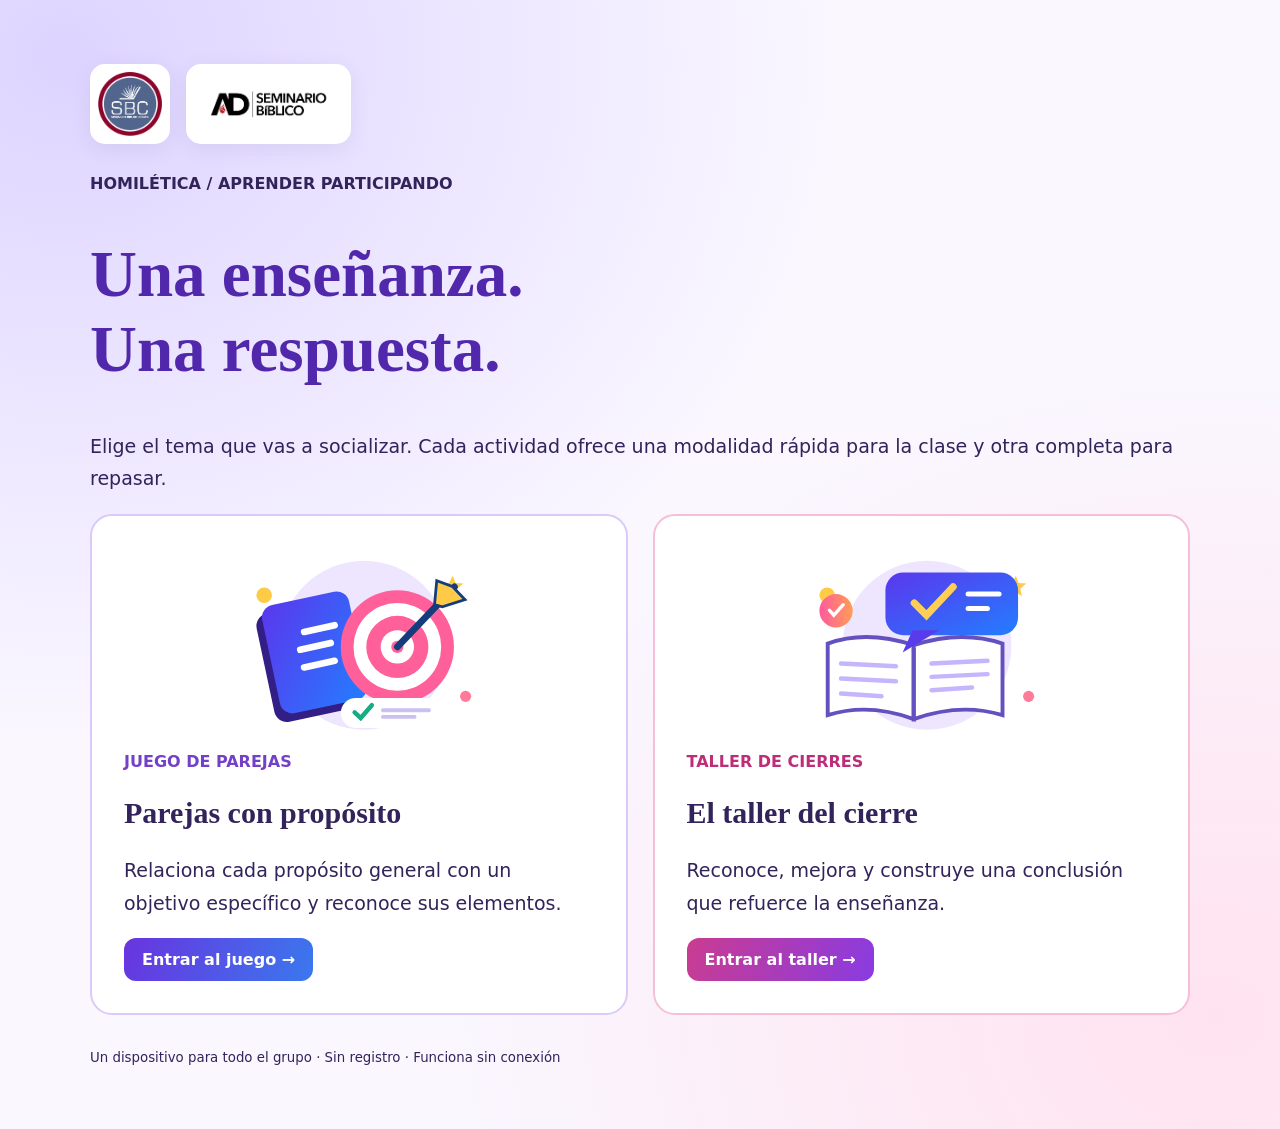
<file: index.html>
<!DOCTYPE html><html lang="es"><head><meta charset="utf-8"><meta name="viewport" content="width=device-width,initial-scale=1"><title>Actividades de Homilética</title><style>*{box-sizing:border-box}body{font-family:system-ui,sans-serif;background:#f5f2e9;color:#193c38;margin:0;padding:8vw}main{max-width:1000px;margin:auto}h1{font:700 clamp(35px,6vw,65px) Georgia,serif}p{font-size:19px;line-height:1.7}.grid{display:grid;grid-template-columns:repeat(auto-fit,minmax(260px,1fr));gap:25px}a{background:white;color:inherit;padding:32px;border:1px solid #d9e2dc;border-radius:22px;text-decoration:none;display:block}a:hover,a:focus-visible{outline:3px solid #117e70}h2{font:700 30px Georgia,serif}span{font-weight:800;color:#117e70}small{display:block;margin-top:35px}body{background:radial-gradient(at 5% 5%,#ddd4ff,transparent 45%),radial-gradient(at 95% 90%,#ffe2ef,transparent 45%),#faf7ff;color:#32235a;padding:5vw}main{max-width:1100px}.logos{display:flex;align-items:center;gap:16px;margin-bottom:30px}.logos img{background:white;border-radius:15px;padding:8px;object-fit:contain;box-shadow:0 5px 20px #543c8d18}.logo-sbc{width:80px;height:80px}.logo-ad{width:165px;height:80px}h1{color:#5128ac}a{border:2px solid #d9cafa;transition:transform .2s,box-shadow .2s}a:hover{transform:translateY(-6px);box-shadow:0 20px 40px #7040c31c}a:nth-child(2){border-color:#f6bfd8}a span{color:#7340c8}a:nth-child(2) span{color:#bd2d78}.activity-art{width:100%;height:200px;object-fit:contain}a>b{display:inline-block;color:white;background:linear-gradient(110deg,#6934df,#3a78ee);padding:12px 18px;border-radius:12px}a:nth-child(2)>b{background:linear-gradient(110deg,#ca3c90,#893be2)}@media(prefers-reduced-motion:reduce){*{transition:none!important}a:hover{transform:none}}</style></head><body><main><div class="logos"><img class="logo-sbc" src="assets/logo-sbc.png" alt="Seminario Bíblico Cúcuta"><img class="logo-ad" src="assets/logo-ad.png" alt="Seminario Bíblico de Asambleas de Dios"></div><b>HOMILÉTICA / APRENDER PARTICIPANDO</b><h1>Una enseñanza.<br>Una respuesta.</h1><p>Elige el tema que vas a socializar. Cada actividad ofrece una modalidad rápida para la clase y otra completa para repasar.</p><div class="grid"><a href="propositos/index.html"><img class="activity-art" src="assets/propositos.svg" alt="Tarjetas y un objetivo"><span>JUEGO DE PAREJAS</span><h2>Parejas con propósito</h2><p>Relaciona cada propósito general con un objetivo específico y reconoce sus elementos.</p><b>Entrar al juego →</b></a><a href="conclusiones/index.html"><img class="activity-art" src="assets/conclusiones.svg" alt="Libro y mensaje de aprendizaje"><span>TALLER DE CIERRES</span><h2>El taller del cierre</h2><p>Reconoce, mejora y construye una conclusión que refuerce la enseñanza.</p><b>Entrar al taller →</b></a></div><small>Un dispositivo para todo el grupo · Sin registro · Funciona sin conexión</small></main></body></html>
</file>
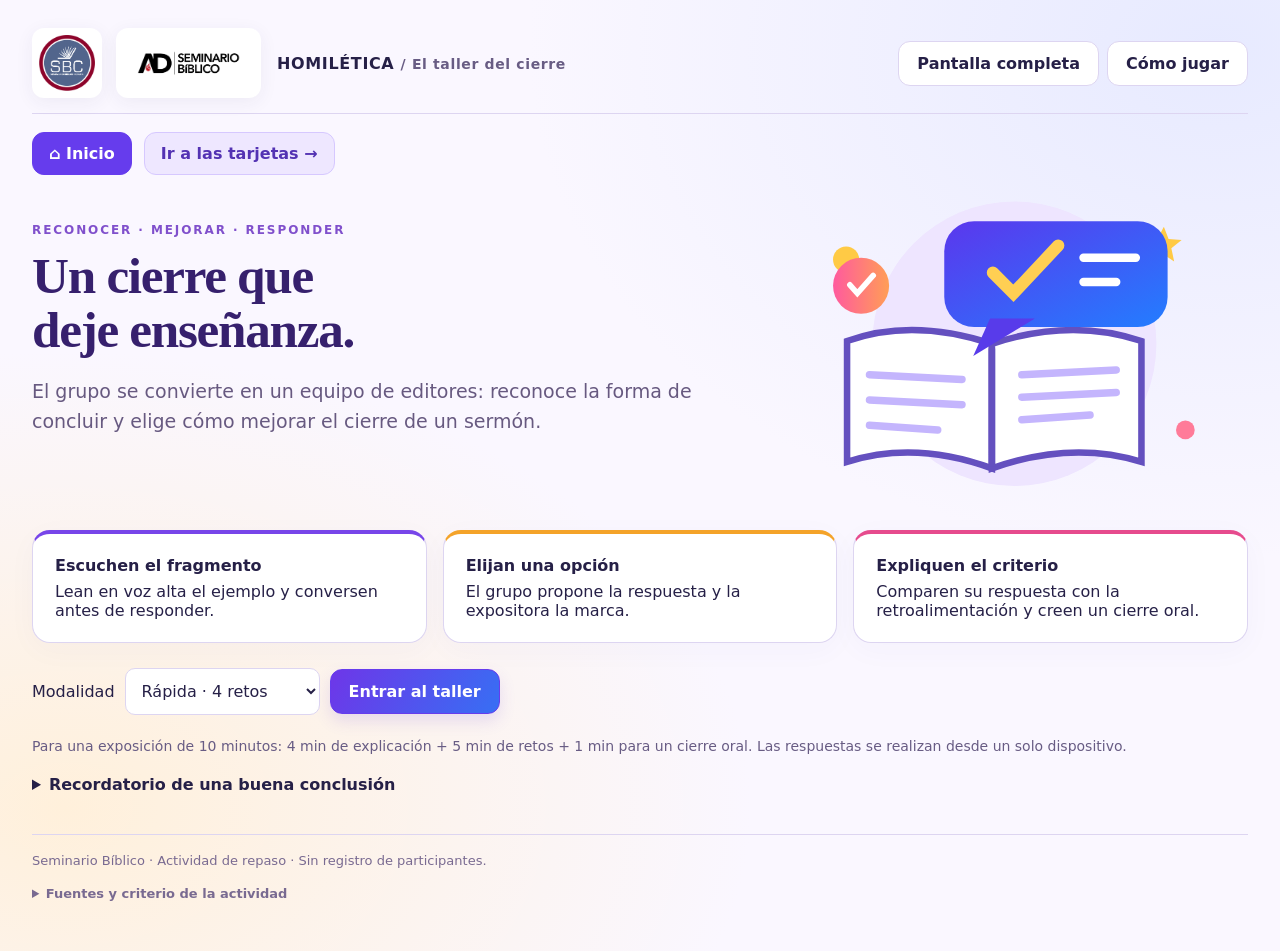
<file: conclusiones/index.html>
<!DOCTYPE html>
<html lang="es"><head><meta charset="utf-8"><meta name="viewport" content="width=device-width,initial-scale=1"><meta name="theme-color" content="#184940"><title>El taller del cierre</title><link rel="stylesheet" href="styles.css"></head><body><main><header class="topbar"><div class="logos"><img class="logo-sbc" src="assets/logo-sbc.png" alt="Seminario Bíblico Cúcuta"><img class="logo-ad" src="assets/logo-ad.png" alt="Seminario Bíblico de Asambleas de Dios"></div><div class="brand">HOMILÉTICA <span class="small">/ El taller del cierre</span></div><div class="toolbar"><button id="fullscreen">Pantalla completa</button><button id="help">Cómo jugar</button></div></header><nav class="game-nav" aria-label="Navegación entre actividades"><a class="home-link" href="../index.html">⌂ Inicio</a><a href="../propositos/index.html">Ir a las tarjetas →</a></nav><section id="intro"><div class="hero"><img class="hero-art" src="assets/actividad.svg" alt="Libro abierto y un mensaje con señal de acierto"><div class="eyebrow">Reconocer · mejorar · responder</div><h1>Un cierre que<br>deje enseñanza.</h1><p class="lead">El grupo se convierte en un equipo de editores: reconoce la forma de concluir y elige cómo mejorar el cierre de un sermón.</p></div><div class="steps"><div class="step"><b>Escuchen el fragmento</b>Lean en voz alta el ejemplo y conversen antes de responder.</div><div class="step"><b>Elijan una opción</b>El grupo propone la respuesta y la expositora la marca.</div><div class="step"><b>Expliquen el criterio</b>Comparen su respuesta con la retroalimentación y creen un cierre oral.</div></div><div class="controls"><label for="mode">Modalidad</label><select id="mode"><option value="quick">Rápida · 4 retos</option><option value="full">Completa · 6 retos</option></select><button class="primary" id="start">Entrar al taller</button></div><p class="small">Para una exposición de 10 minutos: 4 min de explicación + 5 min de retos + 1 min para un cierre oral. Las respuestas se realizan desde un solo dispositivo.</p><details><summary>Recordatorio de una buena conclusión</summary><p>Es el broche final del sermón. Remarca las verdades esenciales y apela a una respuesta. Puede recapitular, aplicar o ilustrar. Debe ser breve, solemne y natural, sin anunciar que el sermón va a terminar.</p></details></section><section id="game" hidden><div class="game-heading"><img src="assets/actividad.svg" alt="" aria-hidden="true"><p>¡Conviertan una buena enseñanza en un gran cierre!</p></div><div class="stats"><div class="stat"><strong id="round">1 / 4</strong><span>Reto</span></div><div class="stat"><strong id="points">0</strong><span>Aciertos al primer intento</span></div><div class="stat"><strong class="timer" id="clock">5:00</strong><span>Tiempo sugerido</span></div><div class="toolbar"><button id="pause">Pausar</button><button id="restart">Reiniciar</button></div></div><div class="progress"><div id="bar"></div></div><div class="question"><div class="eyebrow" id="kind"></div><blockquote id="prompt"></blockquote><div class="options" id="options"></div><div class="feedback" id="feedback" role="status" hidden></div><button class="primary" id="next" hidden>Siguiente reto</button><p class="small" id="pauseMessage" hidden>Actividad en pausa. Pulsa Continuar para responder.</p></div></section><section id="result" class="result" hidden><div class="eyebrow">Taller completado</div><h1>Ahora, pongan voz al cierre.</h1><div class="score" id="score"></div><p id="resultText" class="lead"></p><div class="panel"><h2>Reto oral · 30 segundos</h2><p>Construyan un cierre breve sobre Romanos 5:1-5. Elijan una forma: recapitulación, aplicación o ilustración. Destaquen la paz o la esperanza en Cristo e inviten a una respuesta.</p><p class="small">Revisen juntos: ¿fue breve, solemne, natural y coherente con la enseñanza? La valoración de este cierre la hace el grupo, no una calificación automática.</p></div><h2>Lo que practicamos</h2><div class="review" id="review"></div><div class="controls"><a class="home-link" href="../index.html">Volver al inicio</a><button class="primary" id="again">Volver al inicio</button></div></section><footer class="footer">Seminario Bíblico · Actividad de repaso · Sin registro de participantes.<details><summary>Fuentes y criterio de la actividad</summary><p>Basado en la Guía didáctica Unidad 1 de Homilética del Seminario Bíblico de Cúcuta y en la exposición suministrada. Los ejemplos adaptados son ejercicios didácticos, no citas bíblicas textuales. Las categorías se aplican al objetivo principal de cada mensaje.</p></details></footer></main><dialog class="modal" id="helpDialog"><h2>Cómo participar</h2><div id="helpText"></div><button class="primary" id="closeHelp">Entendido</button></dialog><script src="app.js"></script></body></html>
</file>
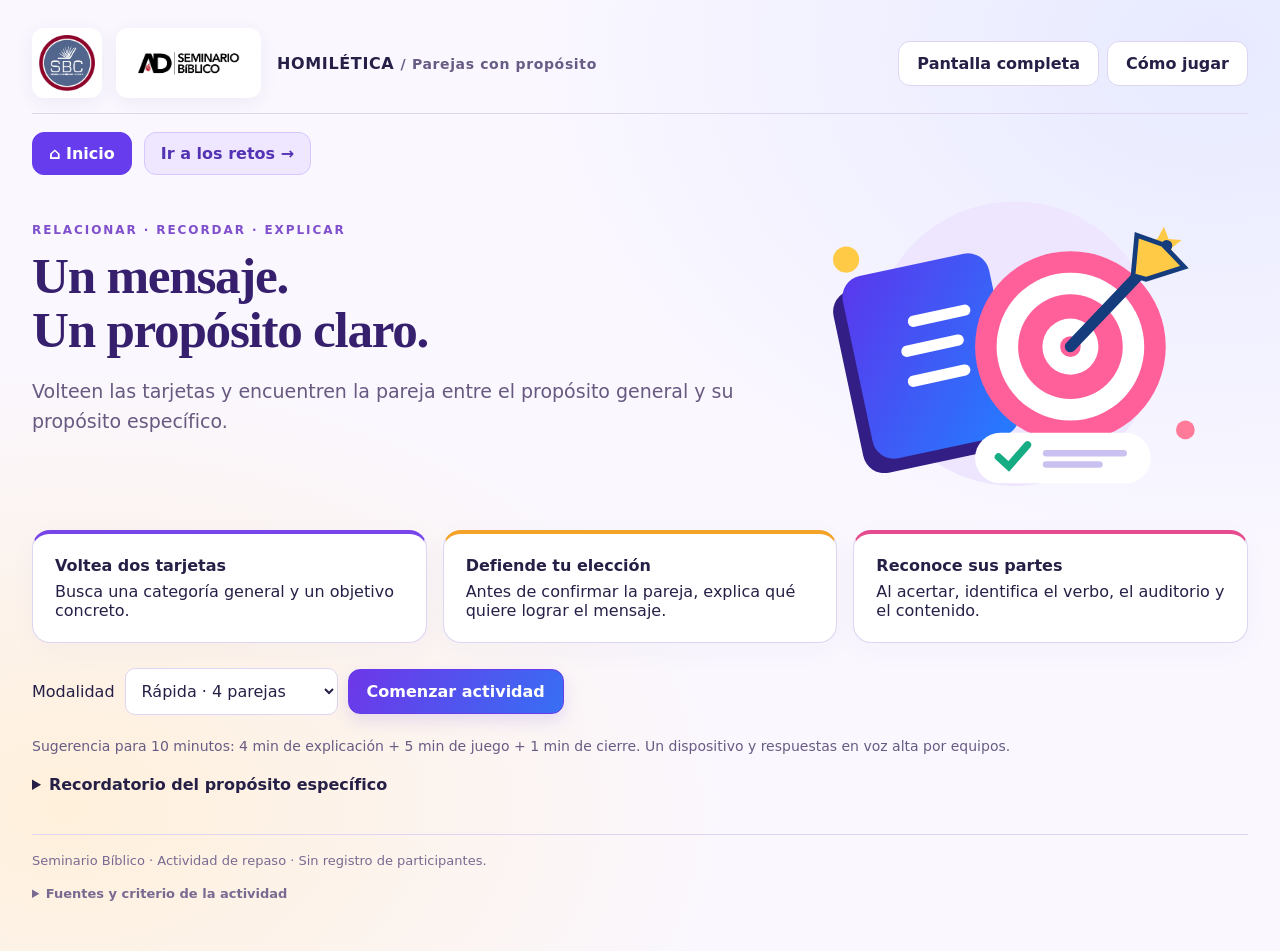
<file: propositos/index.html>
<!DOCTYPE html>
<html lang="es"><head><meta charset="utf-8"><meta name="viewport" content="width=device-width,initial-scale=1"><meta name="theme-color" content="#184940"><title>Parejas con propósito</title><link rel="stylesheet" href="styles.css"></head><body><main><header class="topbar"><div class="logos"><img class="logo-sbc" src="assets/logo-sbc.png" alt="Seminario Bíblico Cúcuta"><img class="logo-ad" src="assets/logo-ad.png" alt="Seminario Bíblico de Asambleas de Dios"></div><div class="brand">HOMILÉTICA <span class="small">/ Parejas con propósito</span></div><div class="toolbar"><button id="fullscreen">Pantalla completa</button><button id="help">Cómo jugar</button></div></header><nav class="game-nav" aria-label="Navegación entre actividades"><a class="home-link" href="../index.html">⌂ Inicio</a><a href="../conclusiones/index.html">Ir a los retos →</a></nav><section id="intro"><div class="hero"><img class="hero-art" src="assets/actividad.svg" alt="Tarjetas y una flecha que alcanza el objetivo"><div class="eyebrow">Relacionar · recordar · explicar</div><h1>Un mensaje.<br>Un propósito claro.</h1><p class="lead">Volteen las tarjetas y encuentren la pareja entre el propósito general y su propósito específico.</p></div><div class="steps"><div class="step"><b>Voltea dos tarjetas</b>Busca una categoría general y un objetivo concreto.</div><div class="step"><b>Defiende tu elección</b>Antes de confirmar la pareja, explica qué quiere lograr el mensaje.</div><div class="step"><b>Reconoce sus partes</b>Al acertar, identifica el verbo, el auditorio y el contenido.</div></div><div class="controls"><label for="mode">Modalidad</label><select id="mode"><option value="quick">Rápida · 4 parejas</option><option value="full">Completa · 6 parejas</option></select><button class="primary" id="start">Comenzar actividad</button></div><p class="small">Sugerencia para 10 minutos: 4 min de explicación + 5 min de juego + 1 min de cierre. Un dispositivo y respuestas en voz alta por equipos.</p><details><summary>Recordatorio del propósito específico</summary><p>Objetivo concreto que se quiere lograr en los oyentes. Se redacta con verbo en infinitivo + auditorio + contenido. Debe ser vital, pertinente, tener unidad y claridad.</p></details></section><section id="game" hidden><div class="game-heading"><img src="assets/actividad.svg" alt="" aria-hidden="true"><p>¡Descubran la pareja y expliquen su propósito!</p></div><div class="stats"><div class="stat"><strong id="found">0 / 4</strong><span>Parejas</span></div><div class="stat"><strong id="attempts">0</strong><span>Intentos</span></div><div class="stat"><strong class="timer" id="clock">5:00</strong><span>Tiempo sugerido</span></div><div class="toolbar"><button id="pause">Pausar</button><button id="restart">Reiniciar</button></div></div><div class="progress"><div id="bar" style="width:0%"></div></div><div id="board" class="grid" aria-label="Tarjetas del juego"></div><p class="notice" id="status" role="status">Elige dos tarjetas.</p><button id="finish">Cerrar y repasar</button></section><section id="result" class="result" hidden><div class="eyebrow">Lo que aprendimos</div><h1>Cada objetivo tiene una dirección.</h1><p id="resultText" class="lead"></p><p>Pregunta al grupo: ¿cuál es el verbo, quién es el auditorio y qué se quiere lograr?</p><div class="review" id="review"></div><div class="controls"><a class="home-link" href="../index.html">Volver al inicio</a><button class="primary" id="again">Volver a jugar</button></div></section><dialog class="modal" id="pairDialog"><div class="eyebrow" id="pairBadge"></div><h2 id="pairTitle"></h2><p id="pairWhy"></p><div id="pairParts"></div><p class="small" id="pairSource"></p><button class="primary" id="continue">Continuar</button></dialog><footer class="footer">Seminario Bíblico · Actividad de repaso · Sin registro de participantes.<details><summary>Fuentes y criterio de la actividad</summary><p>Basado en la Guía didáctica Unidad 1 de Homilética del Seminario Bíblico de Cúcuta y en la exposición suministrada. Los ejemplos adaptados son ejercicios didácticos, no citas bíblicas textuales. Las categorías se aplican al objetivo principal de cada mensaje.</p></details></footer></main><dialog class="modal" id="helpDialog"><h2>Cómo participar</h2><div id="helpText"></div><button class="primary" id="closeHelp">Entendido</button></dialog><script src="app.js"></script></body></html>
</file>
<file: conclusiones/styles.css>
*{box-sizing:border-box} :root{--ink:#193c38;--accent:#117e70;--paper:#f5f2e9;--line:#d9e2dc;--muted:#58716c}body{margin:0;background:var(--paper);color:var(--ink);font-family:system-ui,-apple-system,sans-serif}button,select{font:inherit}button{cursor:pointer;border:1px solid var(--line);border-radius:12px;padding:12px 18px;background:white;color:var(--ink);font-weight:650}button:hover{border-color:var(--accent);background:#eaf4ee}button:focus-visible,select:focus-visible{outline:3px solid #cf8d29;outline-offset:4px}button:disabled{cursor:default;opacity:.7}.primary{background:var(--accent);color:white;border-color:var(--accent)}.primary:hover{background:#096456;color:white}main{max-width:1200px;margin:auto;padding:28px 32px 50px}.topbar{display:flex;justify-content:space-between;align-items:center;gap:18px;border-bottom:1px solid var(--line);padding-bottom:15px}.brand{font-weight:800;letter-spacing:.04em}.eyebrow{text-transform:uppercase;letter-spacing:.16em;font-size:12px;font-weight:800;color:var(--muted)}h1{font:700 clamp(32px,4vw,54px)/1.05 Georgia,serif;letter-spacing:-.025em;margin:12px 0 16px}h2{font:700 28px/1.2 Georgia,serif}h3{margin:8px 0}p{line-height:1.6}.hero{max-width:800px;padding:48px 0 22px}.lead{font-size:19px;color:var(--muted)}.controls{display:flex;gap:10px;align-items:center;flex-wrap:wrap;margin:20px 0}select{padding:12px;border:1px solid var(--line);border-radius:10px;background:white;color:var(--ink)}.steps{display:grid;grid-template-columns:repeat(3,1fr);gap:16px;margin:25px 0}.step,.panel{border:1px solid var(--line);border-radius:18px;padding:22px;background:#fff}.step b{display:block;margin-bottom:7px}.small{font-size:14px;color:var(--muted)}.stats{display:flex;gap:25px;align-items:center;flex-wrap:wrap;padding:18px 0}.stat strong{display:block;font-size:25px}.stat span{font-size:12px;letter-spacing:.06em;text-transform:uppercase}.progress{height:6px;background:#d9e2dc;border-radius:4px;margin:8px 0 25px;overflow:hidden}.progress div{height:100%;background:var(--accent);transition:width .3s}.grid{display:grid;grid-template-columns:repeat(4,1fr);gap:14px}.card{min-height:210px;position:relative;padding:0;perspective:800px;background:transparent;border:0;border-radius:17px}.card:hover{background:transparent}.inner{position:relative;display:block;min-height:210px;height:100%;transform-style:preserve-3d;transition:transform .4s}.face{position:absolute;inset:0;backface-visibility:hidden;display:flex;flex-direction:column;justify-content:center;align-items:center;padding:18px;border-radius:17px;border:1px solid var(--line);text-align:center}.back{background:#184940;color:white}.back .number{font:700 35px Georgia,serif;margin-bottom:8px}.back small{font-size:12px;opacity:.8}.front{background:white;transform:rotateY(180deg);font-size:17px;line-height:1.35}.front small{font-size:11px;text-transform:uppercase;color:var(--muted);margin-bottom:10px}.card.flipped .inner,.card.matched .inner{transform:rotateY(180deg)}.card.matched .front{background:#dff0df;border:2px solid #4d8d60}.card:disabled{opacity:1}.notice{padding:12px 0;color:var(--muted);min-height:40px}.badge{font-size:12px;text-transform:uppercase;font-weight:800;letter-spacing:.09em}.options{display:grid;gap:12px;margin:25px 0}.option{text-align:left;font-size:18px;font-weight:500;padding:20px;line-height:1.5}.option.correct{background:#deefde;border:2px solid #428250}.option.wrong{background:#ffeded;border:2px solid #b85b5b}.feedback{border-left:4px solid var(--accent);padding:10px 18px;margin:18px 0;line-height:1.6;background:#edf5ef}.question{max-width:920px;margin:auto}.question blockquote{font-size:clamp(21px,2.5vw,29px);line-height:1.5;margin:20px 0 25px;font-family:Georgia,serif}.result{padding:35px 0}.result .score{font:700 58px Georgia,serif}.review{display:grid;gap:14px}.review article{background:white;padding:20px;border-radius:15px;border:1px solid var(--line)}.review p{margin:7px 0}.part{display:inline-block;margin:4px 8px 4px 0;padding:6px 10px;background:#edf2ee;border-radius:8px;font-size:14px}.modal{border:0;border-radius:22px;max-width:650px;width:calc(100% - 30px);padding:30px;color:var(--ink);box-shadow:0 25px 100px #0004}.modal::backdrop{background:#0a2520bb}.modal h2{margin-top:8px}.modal p{font-size:17px}.footer{margin-top:40px;border-top:1px solid var(--line);padding-top:18px;font-size:13px;color:var(--muted)}details{margin-top:18px}summary{cursor:pointer;font-weight:700}.hidden,[hidden]{display:none!important}.toolbar{display:flex;gap:8px;flex-wrap:wrap}.timer{font-variant-numeric:tabular-nums}.timer.expired{color:#aa3d35}@media(min-width:1500px){main{max-width:1450px}.card,.inner{min-height:250px}.front{font-size:22px}.option{font-size:23px}}@media(max-width:700px){main{padding:18px 16px}.hero{padding-top:30px}.steps{grid-template-columns:1fr}.grid{grid-template-columns:repeat(2,1fr);gap:10px}.card,.inner{min-height:230px}.front{font-size:15px;padding:12px}.stats{gap:18px}.topbar{align-items:start}h1{font-size:36px}.toolbar button{font-size:13px;padding:9px}.modal{padding:22px}}@media(prefers-reduced-motion:reduce){*{transition:none!important;scroll-behavior:auto!important}}@media print{button,.controls,.toolbar,.grid,dialog{display:none}body{background:white}main{max-width:none}.review article{break-inside:avoid}}
/* Identidad visual y movimiento */
:root{--ink:#262047;--accent:#663ced;--paper:#faf7ff;--line:#ddd5f1;--muted:#685c84}body{background:radial-gradient(ellipse at 95% 5%,#e7eaff 0,transparent 40%),radial-gradient(ellipse at 5% 85%,#fff0db 0,transparent 40%),#faf7ff}main{max-width:1320px}.topbar{flex-wrap:wrap;gap:16px}.logos{display:flex;align-items:center;gap:14px}.logos img{object-fit:contain;background:white;border-radius:12px;box-shadow:0 4px 18px #342c6610;padding:7px}.logo-sbc{height:70px;width:70px}.logo-ad{height:70px;width:145px}.brand{flex:1}.hero{max-width:none;min-height:330px;position:relative;padding-right:42%;overflow:visible}.hero-art{position:absolute;width:40%;max-height:340px;right:0;top:5px;animation:float 5s ease-in-out infinite}.hero h1{color:#36206d}.eyebrow{color:#8050cc}.lead{color:#675980}.primary{background:linear-gradient(120deg,#6e36e8,#376ff4);color:white;box-shadow:0 7px 16px #6744dc25}.primary:hover{background:#5229c2}.game-nav{display:flex;gap:12px;flex-wrap:wrap;margin-top:18px}.game-nav a,.home-link{display:inline-flex;align-items:center;text-decoration:none;font-weight:750;color:#5332b3;border-radius:12px;padding:11px 16px;background:#eee7ff;border:1px solid #d6c8ff}.game-nav a:first-child{background:#663ced;color:white;border-color:#663ced}.game-nav a:hover,.home-link:hover{background:#dacaff;color:#341d72}.game-nav a:focus-visible,.home-link:focus-visible{outline:3px solid #ffb825;outline-offset:4px}.step{position:relative;border-top:4px solid #7745e9;box-shadow:0 7px 30px #4f319508;animation:appear .45s ease both}.step:nth-child(2){border-top-color:#f4a329;animation-delay:.1s}.step:nth-child(3){border-top-color:#e64b8d;animation-delay:.2s}.game-heading{display:flex;align-items:center;gap:12px;margin-top:16px;background:#f0eaff;border-radius:16px;padding:0 15px}.game-heading img{width:95px;height:65px;object-fit:contain}.game-heading p{font-size:18px;font-weight:750}.back{background:linear-gradient(140deg,#6937df,#3b70f6);border:1px solid #ffffffaa;box-shadow:0 7px 15px #5b41d51c}.back:after{content:'✦';position:absolute;right:14px;top:9px;color:#ffcf53;font-size:27px}.card:nth-child(3n+2) .back{background:linear-gradient(140deg,#e64d97,#ad43d6)}.card:nth-child(3n) .back{background:linear-gradient(140deg,#007fbb,#0aa7a1)}.back .number{background:#ffffff20;border:1px solid #ffffff55;border-radius:50%;width:64px;height:64px;display:flex;align-items:center;justify-content:center}.front{border:2px solid #ad91f2;box-shadow:0 5px 20px #4f319510}.card.matched .front{background:#e5faef;border-color:#17a677}.card.matched .front:after{content:'✓';position:absolute;right:9px;top:6px;color:#128c61}.stat strong{color:#6536d4}.progress div{background:linear-gradient(90deg,#6c39e7,#e9479c,#ffb52e)}.option:hover{background:#eee7ff;border-color:#8c60e6}.feedback{border-color:#7843e8;background:#eee9ff}.modal{border:2px solid #ccb6ff}.modal h2{color:#6534ca}.celebration{position:fixed;inset:0;pointer-events:none;z-index:9999;overflow:hidden}.celebration i{position:absolute;top:-20px;width:10px;height:18px;background:var(--confetti);left:var(--left);animation:confetti 1.5s ease-in forwards;animation-delay:var(--delay);border-radius:3px}.modal[open]{animation:appear .25s ease}.review article{border-left:5px solid #8750e6}.result .score{color:#6738dd}.footer{color:#796a91}@keyframes float{0%,100%{transform:translateY(0) rotate(-2deg)}50%{transform:translateY(-12px) rotate(1deg)}}@keyframes appear{from{opacity:0;transform:translateY(12px)}to{opacity:1;transform:translateY(0)}}@keyframes confetti{to{transform:translateY(105vh) rotate(600deg);opacity:0}}@media(max-width:700px){.logos{gap:8px}.logo-sbc{height:50px;width:50px}.logo-ad{height:50px;width:104px}.topbar .brand{font-size:13px}.topbar .toolbar{width:100%}.hero{padding-right:0;padding-top:190px}.hero-art{width:250px;height:190px;top:0;left:50%;transform:translateX(-50%);animation:none}.game-heading img{width:70px}.game-heading p{font-size:15px}.game-nav a{font-size:14px;padding:10px}.stats{gap:17px}.card,.inner{min-height:230px}}@media(prefers-reduced-motion:reduce){*,*:before,*:after{animation:none!important;transition:none!important}.celebration{display:none}}@media print{.game-nav,.hero-art,.game-heading{display:none}.logos img{box-shadow:none}}
</file>
<file: propositos/styles.css>
*{box-sizing:border-box} :root{--ink:#193c38;--accent:#117e70;--paper:#f5f2e9;--line:#d9e2dc;--muted:#58716c}body{margin:0;background:var(--paper);color:var(--ink);font-family:system-ui,-apple-system,sans-serif}button,select{font:inherit}button{cursor:pointer;border:1px solid var(--line);border-radius:12px;padding:12px 18px;background:white;color:var(--ink);font-weight:650}button:hover{border-color:var(--accent);background:#eaf4ee}button:focus-visible,select:focus-visible{outline:3px solid #cf8d29;outline-offset:4px}button:disabled{cursor:default;opacity:.7}.primary{background:var(--accent);color:white;border-color:var(--accent)}.primary:hover{background:#096456;color:white}main{max-width:1200px;margin:auto;padding:28px 32px 50px}.topbar{display:flex;justify-content:space-between;align-items:center;gap:18px;border-bottom:1px solid var(--line);padding-bottom:15px}.brand{font-weight:800;letter-spacing:.04em}.eyebrow{text-transform:uppercase;letter-spacing:.16em;font-size:12px;font-weight:800;color:var(--muted)}h1{font:700 clamp(32px,4vw,54px)/1.05 Georgia,serif;letter-spacing:-.025em;margin:12px 0 16px}h2{font:700 28px/1.2 Georgia,serif}h3{margin:8px 0}p{line-height:1.6}.hero{max-width:800px;padding:48px 0 22px}.lead{font-size:19px;color:var(--muted)}.controls{display:flex;gap:10px;align-items:center;flex-wrap:wrap;margin:20px 0}select{padding:12px;border:1px solid var(--line);border-radius:10px;background:white;color:var(--ink)}.steps{display:grid;grid-template-columns:repeat(3,1fr);gap:16px;margin:25px 0}.step,.panel{border:1px solid var(--line);border-radius:18px;padding:22px;background:#fff}.step b{display:block;margin-bottom:7px}.small{font-size:14px;color:var(--muted)}.stats{display:flex;gap:25px;align-items:center;flex-wrap:wrap;padding:18px 0}.stat strong{display:block;font-size:25px}.stat span{font-size:12px;letter-spacing:.06em;text-transform:uppercase}.progress{height:6px;background:#d9e2dc;border-radius:4px;margin:8px 0 25px;overflow:hidden}.progress div{height:100%;background:var(--accent);transition:width .3s}.grid{display:grid;grid-template-columns:repeat(4,1fr);gap:14px}.card{min-height:210px;position:relative;padding:0;perspective:800px;background:transparent;border:0;border-radius:17px}.card:hover{background:transparent}.inner{position:relative;display:block;min-height:210px;height:100%;transform-style:preserve-3d;transition:transform .4s}.face{position:absolute;inset:0;backface-visibility:hidden;display:flex;flex-direction:column;justify-content:center;align-items:center;padding:18px;border-radius:17px;border:1px solid var(--line);text-align:center}.back{background:#184940;color:white}.back .number{font:700 35px Georgia,serif;margin-bottom:8px}.back small{font-size:12px;opacity:.8}.front{background:white;transform:rotateY(180deg);font-size:17px;line-height:1.35}.front small{font-size:11px;text-transform:uppercase;color:var(--muted);margin-bottom:10px}.card.flipped .inner,.card.matched .inner{transform:rotateY(180deg)}.card.matched .front{background:#dff0df;border:2px solid #4d8d60}.card:disabled{opacity:1}.notice{padding:12px 0;color:var(--muted);min-height:40px}.badge{font-size:12px;text-transform:uppercase;font-weight:800;letter-spacing:.09em}.options{display:grid;gap:12px;margin:25px 0}.option{text-align:left;font-size:18px;font-weight:500;padding:20px;line-height:1.5}.option.correct{background:#deefde;border:2px solid #428250}.option.wrong{background:#ffeded;border:2px solid #b85b5b}.feedback{border-left:4px solid var(--accent);padding:10px 18px;margin:18px 0;line-height:1.6;background:#edf5ef}.question{max-width:920px;margin:auto}.question blockquote{font-size:clamp(21px,2.5vw,29px);line-height:1.5;margin:20px 0 25px;font-family:Georgia,serif}.result{padding:35px 0}.result .score{font:700 58px Georgia,serif}.review{display:grid;gap:14px}.review article{background:white;padding:20px;border-radius:15px;border:1px solid var(--line)}.review p{margin:7px 0}.part{display:inline-block;margin:4px 8px 4px 0;padding:6px 10px;background:#edf2ee;border-radius:8px;font-size:14px}.modal{border:0;border-radius:22px;max-width:650px;width:calc(100% - 30px);padding:30px;color:var(--ink);box-shadow:0 25px 100px #0004}.modal::backdrop{background:#0a2520bb}.modal h2{margin-top:8px}.modal p{font-size:17px}.footer{margin-top:40px;border-top:1px solid var(--line);padding-top:18px;font-size:13px;color:var(--muted)}details{margin-top:18px}summary{cursor:pointer;font-weight:700}.hidden,[hidden]{display:none!important}.toolbar{display:flex;gap:8px;flex-wrap:wrap}.timer{font-variant-numeric:tabular-nums}.timer.expired{color:#aa3d35}@media(min-width:1500px){main{max-width:1450px}.card,.inner{min-height:250px}.front{font-size:22px}.option{font-size:23px}}@media(max-width:700px){main{padding:18px 16px}.hero{padding-top:30px}.steps{grid-template-columns:1fr}.grid{grid-template-columns:repeat(2,1fr);gap:10px}.card,.inner{min-height:230px}.front{font-size:15px;padding:12px}.stats{gap:18px}.topbar{align-items:start}h1{font-size:36px}.toolbar button{font-size:13px;padding:9px}.modal{padding:22px}}@media(prefers-reduced-motion:reduce){*{transition:none!important;scroll-behavior:auto!important}}@media print{button,.controls,.toolbar,.grid,dialog{display:none}body{background:white}main{max-width:none}.review article{break-inside:avoid}}
/* Identidad visual y movimiento */
:root{--ink:#262047;--accent:#663ced;--paper:#faf7ff;--line:#ddd5f1;--muted:#685c84}body{background:radial-gradient(ellipse at 95% 5%,#e7eaff 0,transparent 40%),radial-gradient(ellipse at 5% 85%,#fff0db 0,transparent 40%),#faf7ff}main{max-width:1320px}.topbar{flex-wrap:wrap;gap:16px}.logos{display:flex;align-items:center;gap:14px}.logos img{object-fit:contain;background:white;border-radius:12px;box-shadow:0 4px 18px #342c6610;padding:7px}.logo-sbc{height:70px;width:70px}.logo-ad{height:70px;width:145px}.brand{flex:1}.hero{max-width:none;min-height:330px;position:relative;padding-right:42%;overflow:visible}.hero-art{position:absolute;width:40%;max-height:340px;right:0;top:5px;animation:float 5s ease-in-out infinite}.hero h1{color:#36206d}.eyebrow{color:#8050cc}.lead{color:#675980}.primary{background:linear-gradient(120deg,#6e36e8,#376ff4);color:white;box-shadow:0 7px 16px #6744dc25}.primary:hover{background:#5229c2}.game-nav{display:flex;gap:12px;flex-wrap:wrap;margin-top:18px}.game-nav a,.home-link{display:inline-flex;align-items:center;text-decoration:none;font-weight:750;color:#5332b3;border-radius:12px;padding:11px 16px;background:#eee7ff;border:1px solid #d6c8ff}.game-nav a:first-child{background:#663ced;color:white;border-color:#663ced}.game-nav a:hover,.home-link:hover{background:#dacaff;color:#341d72}.game-nav a:focus-visible,.home-link:focus-visible{outline:3px solid #ffb825;outline-offset:4px}.step{position:relative;border-top:4px solid #7745e9;box-shadow:0 7px 30px #4f319508;animation:appear .45s ease both}.step:nth-child(2){border-top-color:#f4a329;animation-delay:.1s}.step:nth-child(3){border-top-color:#e64b8d;animation-delay:.2s}.game-heading{display:flex;align-items:center;gap:12px;margin-top:16px;background:#f0eaff;border-radius:16px;padding:0 15px}.game-heading img{width:95px;height:65px;object-fit:contain}.game-heading p{font-size:18px;font-weight:750}.back{background:linear-gradient(140deg,#6937df,#3b70f6);border:1px solid #ffffffaa;box-shadow:0 7px 15px #5b41d51c}.back:after{content:'✦';position:absolute;right:14px;top:9px;color:#ffcf53;font-size:27px}.card:nth-child(3n+2) .back{background:linear-gradient(140deg,#e64d97,#ad43d6)}.card:nth-child(3n) .back{background:linear-gradient(140deg,#007fbb,#0aa7a1)}.back .number{background:#ffffff20;border:1px solid #ffffff55;border-radius:50%;width:64px;height:64px;display:flex;align-items:center;justify-content:center}.front{border:2px solid #ad91f2;box-shadow:0 5px 20px #4f319510}.card.matched .front{background:#e5faef;border-color:#17a677}.card.matched .front:after{content:'✓';position:absolute;right:9px;top:6px;color:#128c61}.stat strong{color:#6536d4}.progress div{background:linear-gradient(90deg,#6c39e7,#e9479c,#ffb52e)}.option:hover{background:#eee7ff;border-color:#8c60e6}.feedback{border-color:#7843e8;background:#eee9ff}.modal{border:2px solid #ccb6ff}.modal h2{color:#6534ca}.celebration{position:fixed;inset:0;pointer-events:none;z-index:9999;overflow:hidden}.celebration i{position:absolute;top:-20px;width:10px;height:18px;background:var(--confetti);left:var(--left);animation:confetti 1.5s ease-in forwards;animation-delay:var(--delay);border-radius:3px}.modal[open]{animation:appear .25s ease}.review article{border-left:5px solid #8750e6}.result .score{color:#6738dd}.footer{color:#796a91}@keyframes float{0%,100%{transform:translateY(0) rotate(-2deg)}50%{transform:translateY(-12px) rotate(1deg)}}@keyframes appear{from{opacity:0;transform:translateY(12px)}to{opacity:1;transform:translateY(0)}}@keyframes confetti{to{transform:translateY(105vh) rotate(600deg);opacity:0}}@media(max-width:700px){.logos{gap:8px}.logo-sbc{height:50px;width:50px}.logo-ad{height:50px;width:104px}.topbar .brand{font-size:13px}.topbar .toolbar{width:100%}.hero{padding-right:0;padding-top:190px}.hero-art{width:250px;height:190px;top:0;left:50%;transform:translateX(-50%);animation:none}.game-heading img{width:70px}.game-heading p{font-size:15px}.game-nav a{font-size:14px;padding:10px}.stats{gap:17px}.card,.inner{min-height:230px}}@media(prefers-reduced-motion:reduce){*,*:before,*:after{animation:none!important;transition:none!important}.celebration{display:none}}@media print{.game-nav,.hero-art,.game-heading{display:none}.logos img{box-shadow:none}}
</file>
